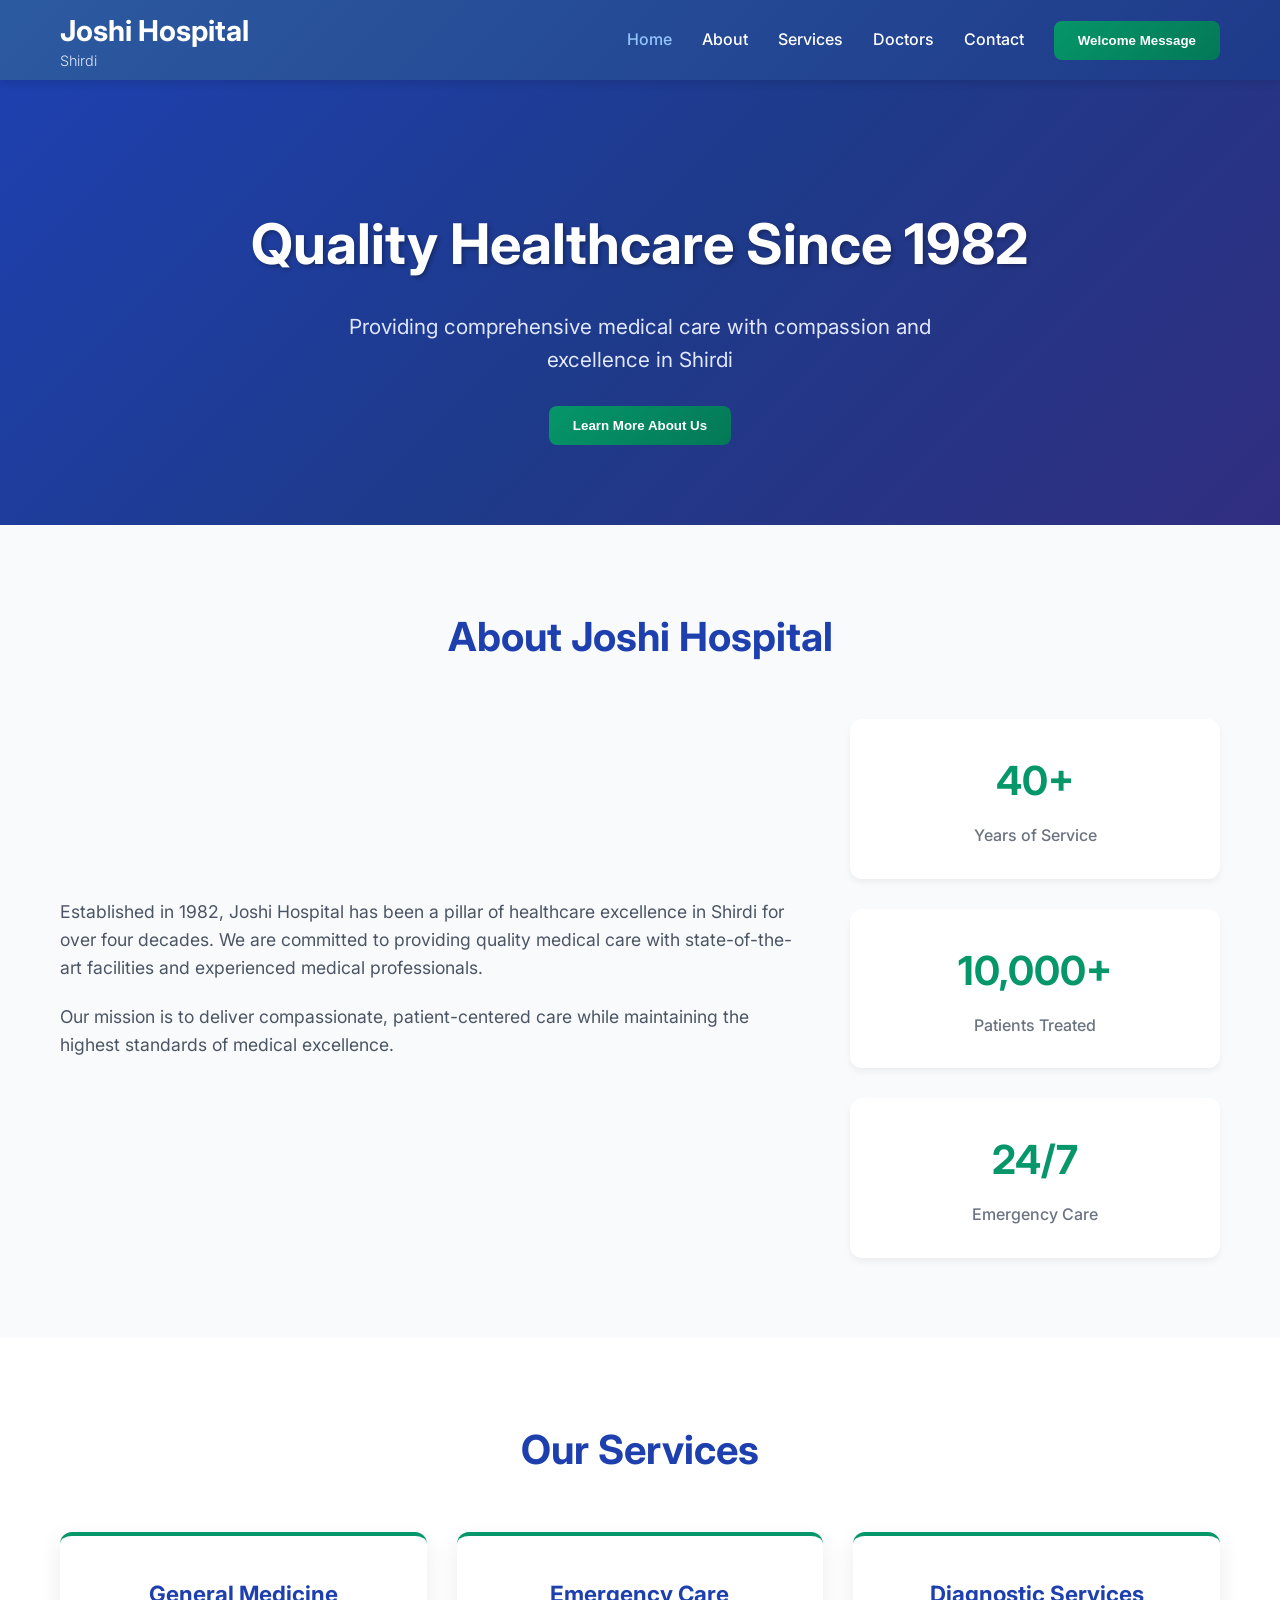
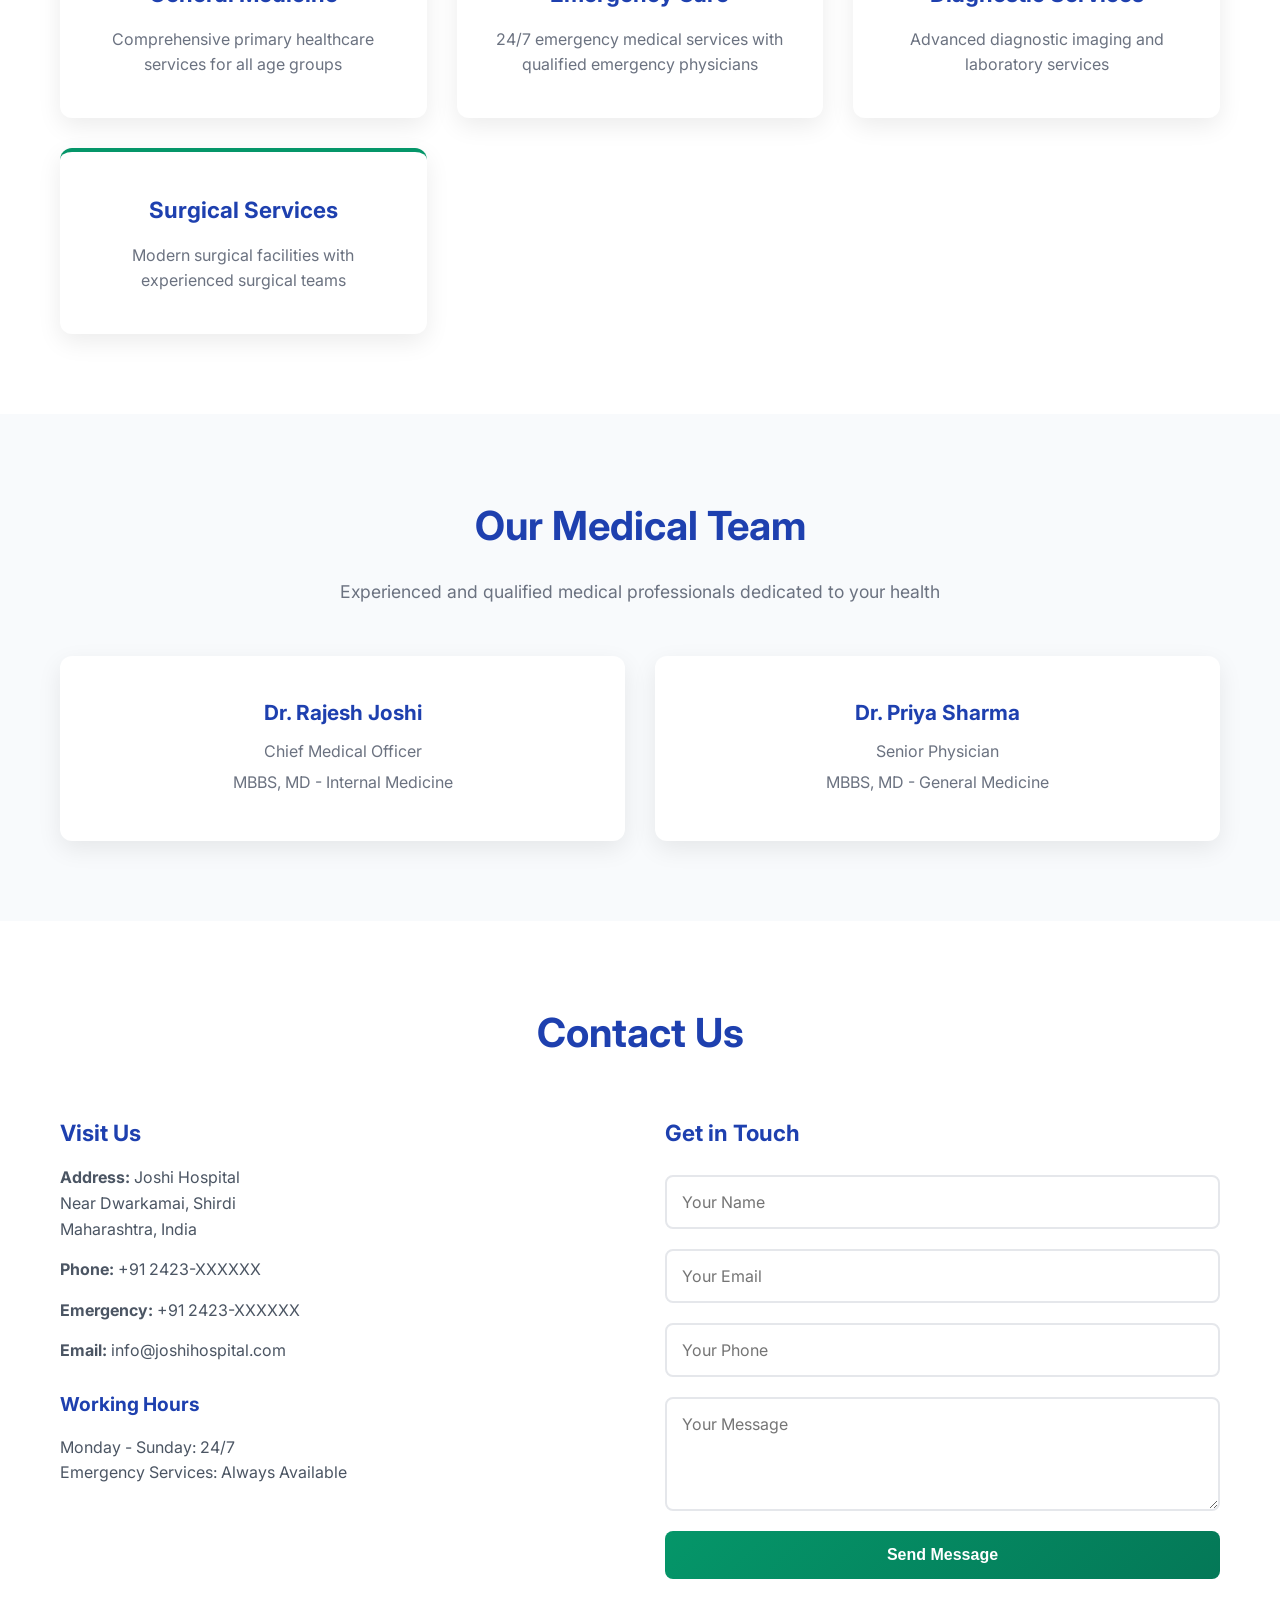
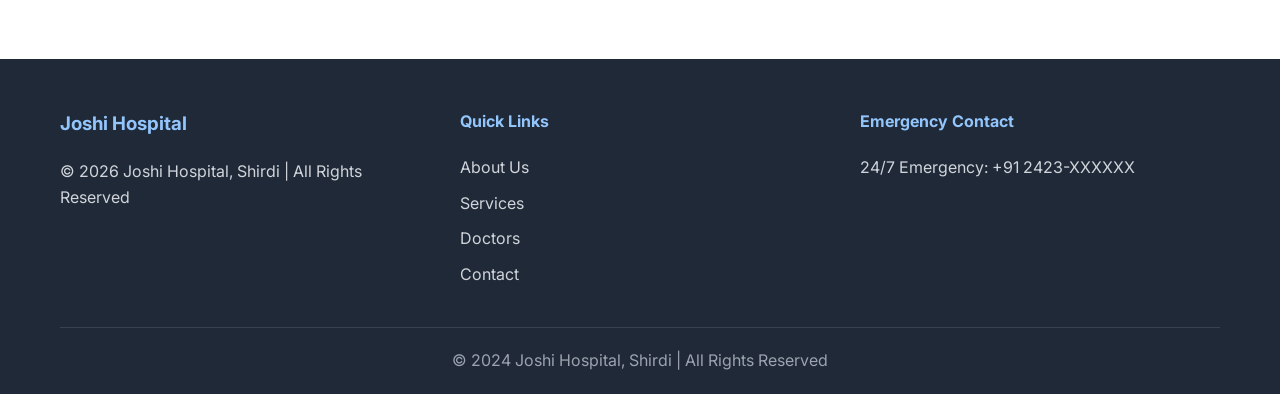
<file: index.html>
<!DOCTYPE html>
<html lang="en">
<head>
    <meta charset="UTF-8">
    <meta name="viewport" content="width=device-width, initial-scale=1.0">
    <title>Joshi Hospital, Shirdi - Quality Healthcare Since 1982</title>
    <link rel="stylesheet" href="styles.css">
    <link href="https://fonts.googleapis.com/css2?family=Inter:wght@300;400;500;600;700&display=swap" rel="stylesheet">
</head>
<body>
    <header>
        <nav class="navbar">
            <div class="nav-container">
                <div class="logo">
                    <h1>Joshi Hospital</h1>
                    <p>Shirdi</p>
                </div>
                <ul class="nav-menu">
                    <li><a href="#home">Home</a></li>
                    <li><a href="#about">About</a></li>
                    <li><a href="#services">Services</a></li>
                    <li><a href="#doctors">Doctors</a></li>
                    <li><a href="#contact">Contact</a></li>
                    <li><button class="cta-button" onclick="showAlert()">Welcome Message</button></li>
                </ul>
            </div>
        </nav>
    </header>

    <main>
        <section id="home" class="hero">
            <div class="hero-content">
                <h1>Quality Healthcare Since 1982</h1>
                <p>Providing comprehensive medical care with compassion and excellence in Shirdi</p>
                <button class="primary-button" onclick="showAlert()">Learn More About Us</button>
            </div>
        </section>

        <section id="about" class="about">
            <div class="container">
                <h2>About Joshi Hospital</h2>
                <div class="about-content">
                    <div class="about-text">
                        <p>Established in 1982, Joshi Hospital has been a pillar of healthcare excellence in Shirdi for over four decades. We are committed to providing quality medical care with state-of-the-art facilities and experienced medical professionals.</p>
                        <p>Our mission is to deliver compassionate, patient-centered care while maintaining the highest standards of medical excellence.</p>
                    </div>
                    <div class="stats">
                        <div class="stat">
                            <h3>40+</h3>
                            <p>Years of Service</p>
                        </div>
                        <div class="stat">
                            <h3>10,000+</h3>
                            <p>Patients Treated</p>
                        </div>
                        <div class="stat">
                            <h3>24/7</h3>
                            <p>Emergency Care</p>
                        </div>
                    </div>
                </div>
            </div>
        </section>

        <section id="services" class="services">
            <div class="container">
                <h2>Our Services</h2>
                <div class="services-grid">
                    <div class="service-card">
                        <h3>General Medicine</h3>
                        <p>Comprehensive primary healthcare services for all age groups</p>
                    </div>
                    <div class="service-card">
                        <h3>Emergency Care</h3>
                        <p>24/7 emergency medical services with qualified emergency physicians</p>
                    </div>
                    <div class="service-card">
                        <h3>Diagnostic Services</h3>
                        <p>Advanced diagnostic imaging and laboratory services</p>
                    </div>
                    <div class="service-card">
                        <h3>Surgical Services</h3>
                        <p>Modern surgical facilities with experienced surgical teams</p>
                    </div>
                </div>
            </div>
        </section>

        <section id="doctors" class="doctors">
            <div class="container">
                <h2>Our Medical Team</h2>
                <p>Experienced and qualified medical professionals dedicated to your health</p>
                <div class="doctors-grid">
                    <div class="doctor-card">
                        <div class="doctor-info">
                            <h3>Dr. Rajesh Joshi</h3>
                            <p>Chief Medical Officer</p>
                            <p>MBBS, MD - Internal Medicine</p>
                        </div>
                    </div>
                    <div class="doctor-card">
                        <div class="doctor-info">
                            <h3>Dr. Priya Sharma</h3>
                            <p>Senior Physician</p>
                            <p>MBBS, MD - General Medicine</p>
                        </div>
                    </div>
                </div>
            </div>
        </section>

        <section id="contact" class="contact">
            <div class="container">
                <h2>Contact Us</h2>
                <div class="contact-content">
                    <div class="contact-info">
                        <h3>Visit Us</h3>
                        <p><strong>Address:</strong> Joshi Hospital<br>
                        Near Dwarkamai, Shirdi<br>
                        Maharashtra, India</p>
                        
                        <p><strong>Phone:</strong> +91 2423-XXXXXX</p>
                        <p><strong>Emergency:</strong> +91 2423-XXXXXX</p>
                        <p><strong>Email:</strong> info@joshihospital.com</p>
                        
                        <h4>Working Hours</h4>
                        <p>Monday - Sunday: 24/7<br>
                        Emergency Services: Always Available</p>
                    </div>
                    <div class="contact-form">
                        <h3>Get in Touch</h3>
                        <form>
                            <input type="text" placeholder="Your Name" required>
                            <input type="email" placeholder="Your Email" required>
                            <input type="tel" placeholder="Your Phone">
                            <textarea placeholder="Your Message" rows="4" required></textarea>
                            <button type="submit">Send Message</button>
                        </form>
                    </div>
                </div>
            </div>
        </section>
    </main>

    <footer>
        <div class="container">
            <div class="footer-content">
                <div class="footer-section">
                    <h3>Joshi Hospital</h3>
                    <p>Providing quality healthcare since 1982</p>
                </div>
                <div class="footer-section">
                    <h4>Quick Links</h4>
                    <ul>
                        <li><a href="#about">About Us</a></li>
                        <li><a href="#services">Services</a></li>
                        <li><a href="#doctors">Doctors</a></li>
                        <li><a href="#contact">Contact</a></li>
                    </ul>
                </div>
                <div class="footer-section">
                    <h4>Emergency Contact</h4>
                    <p>24/7 Emergency: +91 2423-XXXXXX</p>
                </div>
            </div>
            <div class="footer-bottom">
                <p>&copy; 2024 Joshi Hospital, Shirdi | All Rights Reserved</p>
            </div>
        </div>
    </footer>

    <script src="script.js"></script>
</body>
</html>
</file>
<file: styles.css>
/* Reset and Base Styles */
* {
    margin: 0;
    padding: 0;
    box-sizing: border-box;
}

body {
    font-family: 'Inter', sans-serif;
    line-height: 1.6;
    color: #333;
    background-color: #ffffff;
}

.container {
    max-width: 1200px;
    margin: 0 auto;
    padding: 0 20px;
}

/* Header and Navigation */
.navbar {
    background: linear-gradient(135deg, #2c5aa0 0%, #1e3a8a 100%);
    box-shadow: 0 4px 6px rgba(0, 0, 0, 0.1);
    position: fixed;
    top: 0;
    width: 100%;
    z-index: 1000;
}

.nav-container {
    max-width: 1200px;
    margin: 0 auto;
    padding: 0 20px;
    display: flex;
    justify-content: space-between;
    align-items: center;
    height: 80px;
}

.logo h1 {
    color: white;
    font-size: 1.8rem;
    font-weight: 700;
    margin-bottom: -5px;
}

.logo p {
    color: #e0e7ff;
    font-size: 0.9rem;
    font-weight: 300;
}

.nav-menu {
    display: flex;
    list-style: none;
    align-items: center;
    gap: 30px;
}

.nav-menu a {
    color: white;
    text-decoration: none;
    font-weight: 500;
    transition: color 0.3s ease;
}

.nav-menu a:hover,
.nav-menu a.active {
    color: #93c5fd;
}

.cta-button, .primary-button {
    background: linear-gradient(135deg, #059669 0%, #047857 100%);
    color: white;
    border: none;
    padding: 12px 24px;
    border-radius: 8px;
    font-weight: 600;
    cursor: pointer;
    transition: all 0.3s ease;
    text-decoration: none;
    display: inline-block;
}

.cta-button:hover, .primary-button:hover {
    background: linear-gradient(135deg, #047857 0%, #065f46 100%);
    transform: translateY(-2px);
    box-shadow: 0 4px 12px rgba(5, 150, 105, 0.3);
}

/* Hero Section */
.hero {
    background: linear-gradient(135deg, #1e40af 0%, #1e3a8a 50%, #312e81 100%);
    color: white;
    padding: 120px 20px 80px;
    text-align: center;
    margin-top: 80px;
}

.hero-content h1 {
    font-size: 3.5rem;
    font-weight: 700;
    margin-bottom: 20px;
    text-shadow: 2px 2px 4px rgba(0, 0, 0, 0.3);
}

.hero-content p {
    font-size: 1.3rem;
    margin-bottom: 30px;
    color: #e0e7ff;
    max-width: 600px;
    margin-left: auto;
    margin-right: auto;
}

/* About Section */
.about {
    padding: 80px 20px;
    background-color: #f8fafc;
}

.about h2 {
    text-align: center;
    font-size: 2.5rem;
    margin-bottom: 50px;
    color: #1e40af;
}

.about-content {
    display: grid;
    grid-template-columns: 2fr 1fr;
    gap: 50px;
    align-items: center;
}

.about-text p {
    font-size: 1.1rem;
    margin-bottom: 20px;
    color: #4b5563;
}

.stats {
    display: flex;
    flex-direction: column;
    gap: 30px;
}

.stat {
    text-align: center;
    padding: 30px;
    background: white;
    border-radius: 12px;
    box-shadow: 0 4px 6px rgba(0, 0, 0, 0.05);
}

.stat h3 {
    font-size: 2.5rem;
    color: #059669;
    font-weight: 700;
    margin-bottom: 10px;
}

.stat p {
    color: #6b7280;
    font-weight: 500;
}

/* Services Section */
.services {
    padding: 80px 20px;
    background-color: white;
}

.services h2 {
    text-align: center;
    font-size: 2.5rem;
    margin-bottom: 50px;
    color: #1e40af;
}

.services-grid {
    display: grid;
    grid-template-columns: repeat(auto-fit, minmax(280px, 1fr));
    gap: 30px;
}

.service-card {
    background: white;
    padding: 40px 30px;
    border-radius: 12px;
    box-shadow: 0 8px 25px rgba(0, 0, 0, 0.08);
    text-align: center;
    transition: transform 0.3s ease, box-shadow 0.3s ease;
    border-top: 4px solid #059669;
}

.service-card:hover {
    transform: translateY(-5px);
    box-shadow: 0 15px 35px rgba(0, 0, 0, 0.12);
}

.service-card h3 {
    font-size: 1.4rem;
    margin-bottom: 15px;
    color: #1e40af;
}

.service-card p {
    color: #6b7280;
    line-height: 1.6;
}

/* Doctors Section */
.doctors {
    padding: 80px 20px;
    background-color: #f8fafc;
}

.doctors h2 {
    text-align: center;
    font-size: 2.5rem;
    margin-bottom: 20px;
    color: #1e40af;
}

.doctors > .container > p {
    text-align: center;
    font-size: 1.1rem;
    color: #6b7280;
    margin-bottom: 50px;
}

.doctors-grid {
    display: grid;
    grid-template-columns: repeat(auto-fit, minmax(300px, 1fr));
    gap: 30px;
}

.doctor-card {
    background: white;
    padding: 40px 30px;
    border-radius: 12px;
    box-shadow: 0 8px 25px rgba(0, 0, 0, 0.08);
    text-align: center;
    transition: transform 0.3s ease;
}

.doctor-card:hover {
    transform: translateY(-5px);
}

.doctor-info h3 {
    font-size: 1.3rem;
    margin-bottom: 10px;
    color: #1e40af;
}

.doctor-info p {
    color: #6b7280;
    margin-bottom: 5px;
}

/* Contact Section */
.contact {
    padding: 80px 20px;
    background-color: white;
}

.contact h2 {
    text-align: center;
    font-size: 2.5rem;
    margin-bottom: 50px;
    color: #1e40af;
}

.contact-content {
    display: grid;
    grid-template-columns: 1fr 1fr;
    gap: 50px;
}

.contact-info h3, .contact-info h4 {
    color: #1e40af;
    margin-bottom: 15px;
}

.contact-info h3 {
    font-size: 1.4rem;
}

.contact-info h4 {
    font-size: 1.2rem;
    margin-top: 25px;
}

.contact-info p {
    color: #4b5563;
    margin-bottom: 15px;
    line-height: 1.6;
}

.contact-form h3 {
    color: #1e40af;
    margin-bottom: 25px;
    font-size: 1.4rem;
}

.contact-form form {
    display: flex;
    flex-direction: column;
    gap: 20px;
}

.contact-form input,
.contact-form textarea {
    padding: 15px;
    border: 2px solid #e5e7eb;
    border-radius: 8px;
    font-size: 1rem;
    font-family: inherit;
    transition: border-color 0.3s ease;
}

.contact-form input:focus,
.contact-form textarea:focus {
    outline: none;
    border-color: #059669;
}

.contact-form button {
    background: linear-gradient(135deg, #059669 0%, #047857 100%);
    color: white;
    border: none;
    padding: 15px;
    border-radius: 8px;
    font-size: 1rem;
    font-weight: 600;
    cursor: pointer;
    transition: all 0.3s ease;
}

.contact-form button:hover {
    background: linear-gradient(135deg, #047857 0%, #065f46 100%);
    transform: translateY(-2px);
}

/* Footer */
footer {
    background: #1f2937;
    color: white;
    padding: 50px 20px 20px;
}

.footer-content {
    display: grid;
    grid-template-columns: repeat(auto-fit, minmax(250px, 1fr));
    gap: 40px;
    margin-bottom: 30px;
}

.footer-section h3,
.footer-section h4 {
    margin-bottom: 20px;
    color: #93c5fd;
}

.footer-section p {
    color: #d1d5db;
    line-height: 1.6;
}

.footer-section ul {
    list-style: none;
}

.footer-section ul li {
    margin-bottom: 10px;
}

.footer-section ul li a {
    color: #d1d5db;
    text-decoration: none;
    transition: color 0.3s ease;
}

.footer-section ul li a:hover {
    color: #93c5fd;
}

.footer-bottom {
    border-top: 1px solid #374151;
    padding-top: 20px;
    text-align: center;
}

.footer-bottom p {
    color: #9ca3af;
}

/* Responsive Design */
@media (max-width: 768px) {
    .nav-container {
        flex-direction: column;
        height: auto;
        padding: 20px;
    }

    .nav-menu {
        margin-top: 20px;
        flex-wrap: wrap;
        justify-content: center;
        gap: 15px;
    }

    .hero {
        padding: 140px 20px 60px;
        margin-top: 120px;
    }

    .hero-content h1 {
        font-size: 2.5rem;
    }

    .about-content {
        grid-template-columns: 1fr;
        gap: 30px;
    }

    .stats {
        flex-direction: row;
        justify-content: space-around;
    }

    .contact-content {
        grid-template-columns: 1fr;
        gap: 30px;
    }

    .footer-content {
        grid-template-columns: 1fr;
        gap: 30px;
        text-align: center;
    }
}

@media (max-width: 480px) {
    .hero-content h1 {
        font-size: 2rem;
    }

    .stats {
        flex-direction: column;
    }

    .services-grid,
    .doctors-grid {
        grid-template-columns: 1fr;
    }
}
</file>
